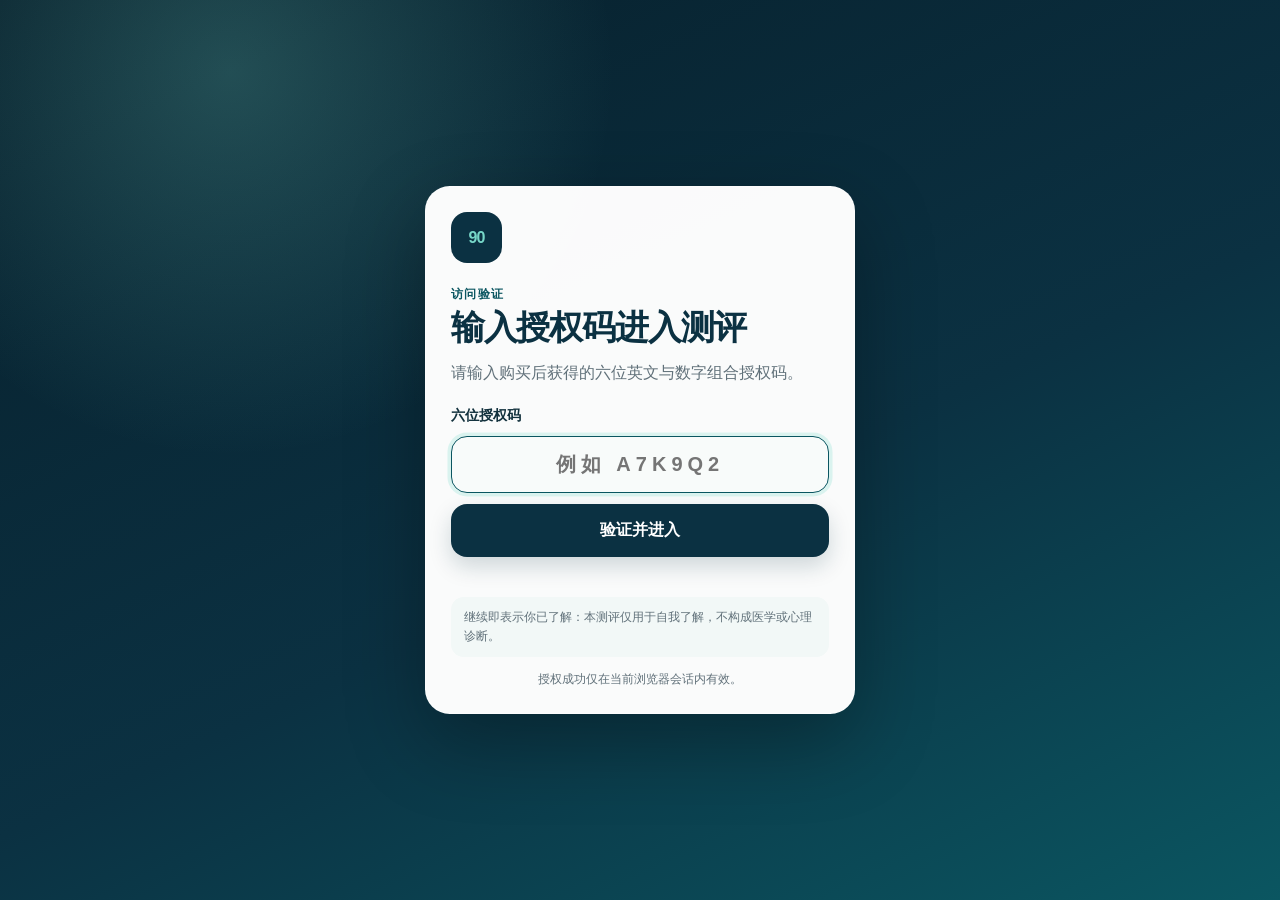
<file: index.html>
<!doctype html>
<html lang="zh-CN">
  <head>
    <meta charset="UTF-8" />
    <meta name="viewport" content="width=device-width, initial-scale=1, viewport-fit=cover" />
    <meta name="theme-color" content="#0b3142" />
    <meta name="description" content="一套面向近期心理困扰的90项原创自评筛查工具。结果仅供自我了解，不构成诊断。" />
    <link rel="icon" type="image/svg+xml" href="data:image/svg+xml,%3Csvg xmlns='http://www.w3.org/2000/svg' viewBox='0 0 64 64'%3E%3Crect width='64' height='64' rx='16' fill='%230b3142'/%3E%3Cpath d='M18 34c0-11 6-18 14-18s14 7 14 18c0 8-6 14-14 14s-14-6-14-14Z' fill='none' stroke='%2377d7c8' stroke-width='5'/%3E%3Cpath d='M24 34h16M32 26v16' stroke='%23fff' stroke-width='4' stroke-linecap='round'/%3E%3C/svg%3E" />
    <title>心理困扰90项自评</title>
    <link rel="stylesheet" href="./styles.css?v=5" />
  </head>
  <body class="is-locked">
    <section id="auth-gate" class="auth-gate" aria-labelledby="auth-title">
      <div class="auth-card">
        <div class="auth-mark" aria-hidden="true">90</div>
        <p class="section-kicker">访问验证</p>
        <h1 id="auth-title">输入授权码进入测评</h1>
        <p class="auth-description">请输入购买后获得的六位英文与数字组合授权码。</p>
        <form id="auth-form" novalidate>
          <label for="auth-code">六位授权码</label>
          <input id="auth-code" name="auth-code" type="text" maxlength="6" minlength="6" pattern="[A-Za-z0-9]{6}" inputmode="text" autocomplete="one-time-code" autocapitalize="characters" spellcheck="false" placeholder="例如 A7K9Q2" aria-describedby="auth-feedback" />
          <button id="auth-submit" class="primary-button" type="submit">验证并进入</button>
          <p id="auth-feedback" class="auth-feedback" role="alert" aria-live="polite"></p>
        </form>
        <p class="auth-disclaimer">继续即表示你已了解：本测评仅用于自我了解，不构成医学或心理诊断。</p>
        <p id="auth-note" class="auth-note">授权成功仅在当前浏览器会话内有效。</p>
      </div>
    </section>

    <main class="app-shell" inert>
      <header class="app-header">
        <div class="brand-mark" aria-hidden="true">90</div>
        <div>
          <p class="eyebrow">近7天状态回顾</p>
          <h1>心理困扰90项自评</h1>
        </div>
      </header>

      <section id="start-view" class="panel start-panel" aria-labelledby="start-title">
        <div class="intro-orbit" aria-hidden="true">
          <span>情绪</span><span>身体</span><span>关系</span><span>思维</span>
          <strong>90</strong>
        </div>
        <p class="section-kicker">开始前请了解</p>
        <h2 id="start-title">按真实感受作答，不必追求“正确答案”</h2>
        <p class="lede">请回顾过去7天，每题选择它给你带来的困扰程度。完成约需12～15分钟。</p>
        <div class="scale-preview" aria-label="评分方式">
          <span><b>0</b>完全没有</span>
          <span><b>1</b>轻微</span>
          <span><b>2</b>中等</span>
          <span><b>3</b>明显</span>
          <span><b>4</b>非常严重</span>
        </div>
        <div class="notice-box">
          <strong>这不是诊断</strong>
          <p>本工具为原创自评筛查，不属于官方SCL‑90‑R。结果仅用于自我了解，不能替代专业心理或精神科评估。</p>
        </div>
        <label class="consent-row">
          <input id="consent" type="checkbox" />
          <span>我已了解以上说明，并愿意根据真实感受作答</span>
        </label>
        <button id="start-button" class="primary-button" type="button" disabled>开始测评</button>
        <p class="privacy-note">所有计算均在当前浏览器内完成，不上传你的答案。</p>
      </section>

      <section id="question-view" class="panel question-panel" hidden aria-live="polite">
        <div class="progress-row">
          <button id="back-button" class="icon-button" type="button" aria-label="返回上一题">←</button>
          <div class="progress-copy">
            <span id="progress-label">第 1 / 90 题</span>
            <div class="progress-track"><div id="progress-fill" class="progress-fill"></div></div>
          </div>
          <button id="exit-button" class="text-button" type="button">退出</button>
        </div>
        <p class="section-kicker">过去7天内</p>
        <h2 id="question-text">遇到不顺心的事情时，我很容易变得烦躁或生气。</h2>
        <div id="options" class="options" role="radiogroup" aria-labelledby="question-text"></div>
        <p class="keyboard-hint">电脑端可按数字键 0～4 快速作答</p>
      </section>

      <section id="result-view" class="result-view" hidden></section>
    </main>
    <div id="support-sheet" class="support-sheet" hidden></div>
    <script src="./config.js?v=1"></script>
    <script src="./app.js?v=6"></script>
  </body>
</html>
</file>
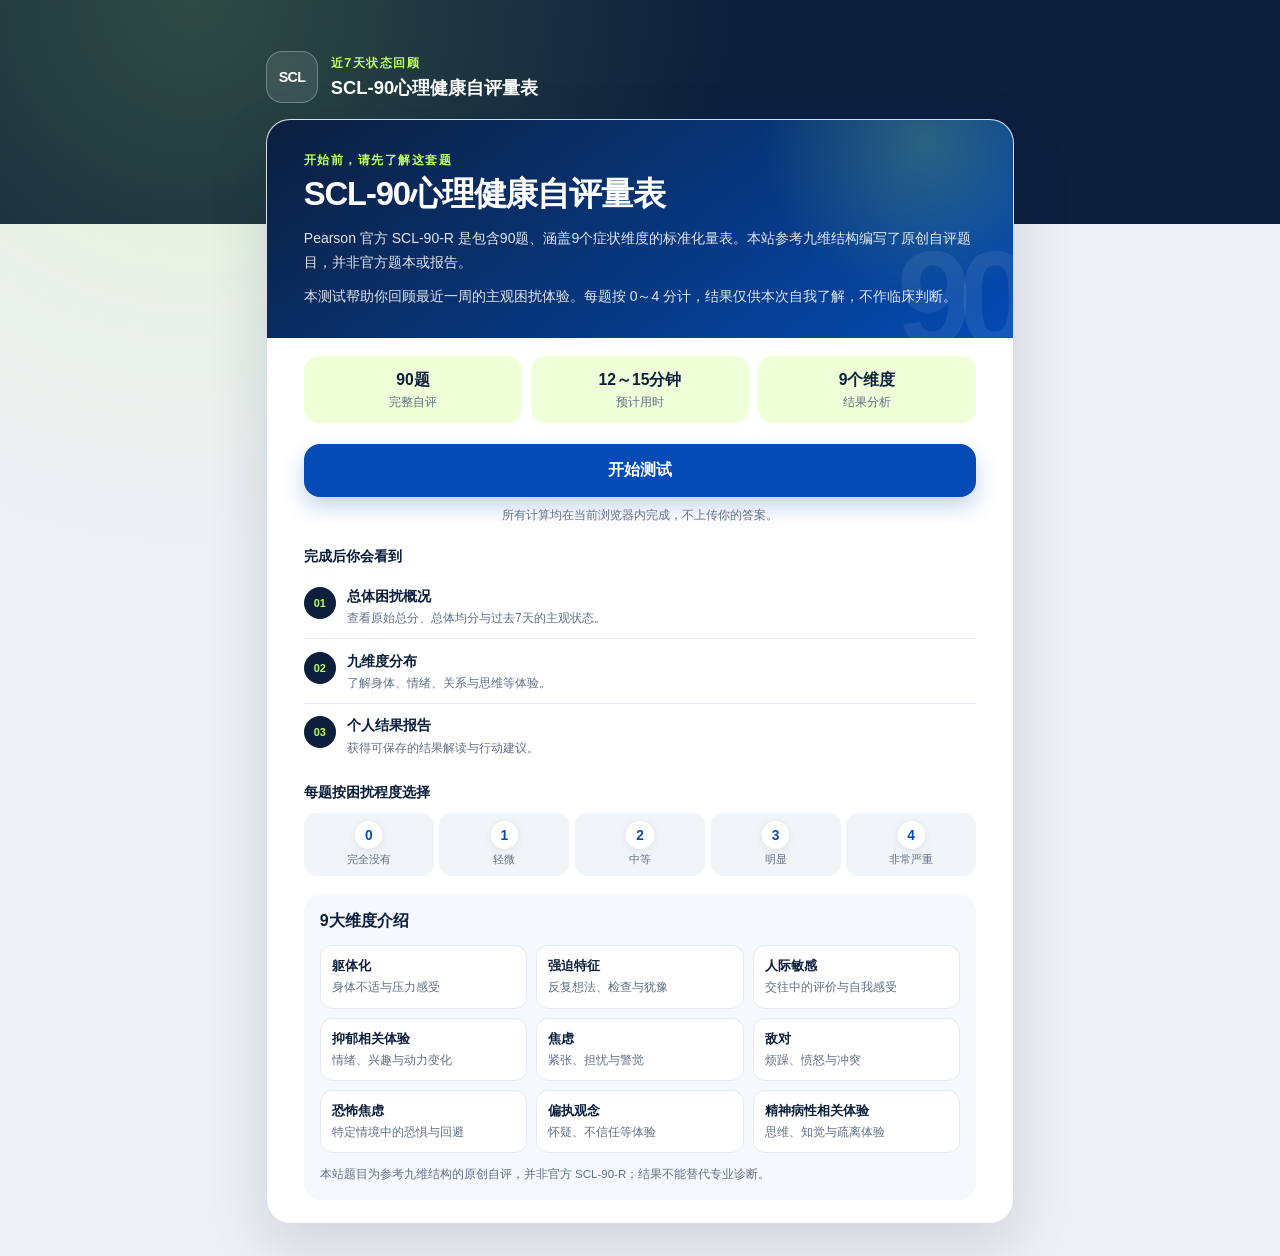
<file: preview/index.html>
<!doctype html>
<html lang="zh-CN">
  <head>
    <meta charset="UTF-8" />
    <meta name="viewport" content="width=device-width, initial-scale=1, viewport-fit=cover" />
    <meta name="theme-color" content="#0c1f3d" />
    <meta name="description" content="一套面向近期心理困扰的90项原创自评筛查工具。结果仅供自我了解，不构成诊断。" />
    <link rel="icon" type="image/svg+xml" href="data:image/svg+xml,%3Csvg xmlns='http://www.w3.org/2000/svg' viewBox='0 0 64 64'%3E%3Crect width='64' height='64' rx='16' fill='%230c1f3d'/%3E%3Cpath d='M18 34c0-11 6-18 14-18s14 7 14 18c0 8-6 14-14 14s-14-6-14-14Z' fill='none' stroke='%23bbff5c' stroke-width='5'/%3E%3Cpath d='M24 34h16M32 26v16' stroke='%23fff' stroke-width='4' stroke-linecap='round'/%3E%3C/svg%3E" />
    <title>SCL-90心理健康自评量表</title>
    <link rel="stylesheet" href="./styles.css?v=14" />
  </head>
  <body>
    <section id="auth-gate" class="auth-gate" aria-labelledby="auth-title" role="dialog" aria-modal="true" hidden>
      <div class="auth-card">
        <button id="auth-close" class="auth-close" type="button" aria-label="关闭授权码弹窗">×</button>
        <div class="auth-mark" aria-hidden="true">SCL</div>
        <p class="section-kicker">访问验证</p>
        <h1 id="auth-title">输入授权码进入测评</h1>
        <p class="auth-description">请输入购买后获得的六位英文与数字组合授权码。</p>
        <form id="auth-form" novalidate>
          <label for="auth-code">六位授权码</label>
          <input id="auth-code" name="auth-code" type="text" maxlength="6" minlength="6" pattern="[A-Za-z0-9]{6}" inputmode="text" autocomplete="one-time-code" autocapitalize="characters" spellcheck="false" placeholder="例如 A7K9Q2" aria-describedby="auth-feedback" />
          <button id="auth-submit" class="primary-button" type="submit">验证并进入</button>
          <p id="auth-feedback" class="auth-feedback" role="alert" aria-live="polite"></p>
        </form>
        <p class="auth-disclaimer">继续即表示你已了解：本测评仅用于自我了解，不构成医学或心理诊断。</p>
        <p id="auth-note" class="auth-note">授权成功仅在当前浏览器会话内有效。</p>
      </div>
    </section>

    <main class="app-shell">
      <header class="app-header">
        <div class="brand-mark" aria-hidden="true">SCL</div>
        <div>
          <p class="eyebrow">近7天状态回顾</p>
          <h1>SCL-90心理健康自评量表</h1>
        </div>
      </header>

      <section id="start-view" class="panel start-panel" aria-labelledby="start-title">
        <div class="intro-hero">
          <p class="section-kicker">开始前，请先了解这套题</p>
          <h2 id="start-title">SCL-90心理健康自评量表</h2>
          <p class="lede">Pearson 官方 SCL-90-R 是包含90题、涵盖9个症状维度的标准化量表。本站参考九维结构编写了原创自评题目，并非官方题本或报告。</p>
          <p class="lede">本测试帮助你回顾最近一周的主观困扰体验。每题按 0～4 分计，结果仅供本次自我了解，不作临床判断。</p>
        </div>
        <div class="intro-meta" aria-label="测评基本信息">
          <div><strong>90题</strong><span>完整自评</span></div>
          <div><strong>12～15分钟</strong><span>预计用时</span></div>
          <div><strong>9个维度</strong><span>结果分析</span></div>
        </div>
        <button id="start-button" class="primary-button" type="button">开始测试</button>
        <p class="privacy-note">所有计算均在当前浏览器内完成，不上传你的答案。</p>
        <div class="intro-benefits">
          <h3>完成后你会看到</h3>
          <ul>
            <li><span>01</span><p><strong>总体困扰概况</strong><small>查看原始总分、总体均分与过去7天的主观状态。</small></p></li>
            <li><span>02</span><p><strong>九维度分布</strong><small>了解身体、情绪、关系与思维等体验。</small></p></li>
            <li><span>03</span><p><strong>个人结果报告</strong><small>获得可保存的结果解读与行动建议。</small></p></li>
          </ul>
        </div>
        <h3 class="scale-title">每题按困扰程度选择</h3>
        <div class="scale-preview" aria-label="评分方式">
          <span><b>0</b>完全没有</span>
          <span><b>1</b>轻微</span>
          <span><b>2</b>中等</span>
          <span><b>3</b>明显</span>
          <span><b>4</b>非常严重</span>
        </div>
        <section class="dimension-overview" aria-labelledby="dimension-overview-title">
          <h3 id="dimension-overview-title">9大维度介绍</h3>
          <div class="dimension-overview-grid">
            <div><strong>躯体化</strong><span>身体不适与压力感受</span></div>
            <div><strong>强迫特征</strong><span>反复想法、检查与犹豫</span></div>
            <div><strong>人际敏感</strong><span>交往中的评价与自我感受</span></div>
            <div><strong>抑郁相关体验</strong><span>情绪、兴趣与动力变化</span></div>
            <div><strong>焦虑</strong><span>紧张、担忧与警觉</span></div>
            <div><strong>敌对</strong><span>烦躁、愤怒与冲突</span></div>
            <div><strong>恐怖焦虑</strong><span>特定情境中的恐惧与回避</span></div>
            <div><strong>偏执观念</strong><span>怀疑、不信任等体验</span></div>
            <div><strong>精神病性相关体验</strong><span>思维、知觉与疏离体验</span></div>
          </div>
          <p class="dimension-overview-note">本站题目为参考九维结构的原创自评，并非官方 SCL-90-R；结果不能替代专业诊断。</p>
        </section>
      </section>

      <section id="question-view" class="panel question-panel" hidden aria-live="polite">
        <div class="progress-row">
          <button id="back-button" class="icon-button" type="button" aria-label="返回上一题">←</button>
          <div class="progress-copy">
            <span id="progress-label">第 1 / 90 题</span>
            <div class="progress-track"><div id="progress-fill" class="progress-fill"></div></div>
          </div>
          <button id="exit-button" class="text-button" type="button">退出</button>
        </div>
        <p class="section-kicker">过去7天内</p>
        <h2 id="question-text">遇到不顺心的事情时，我很容易变得烦躁或生气。</h2>
        <div id="options" class="options" role="radiogroup" aria-labelledby="question-text"></div>
        <p class="keyboard-hint">电脑端可按数字键 0～4 快速作答</p>
      </section>

      <section id="result-view" class="result-view" hidden></section>
    </main>
    <div id="support-sheet" class="support-sheet" hidden></div>
    <script src="./config.js?v=1"></script>
    <script src="./app.js?v=14"></script>
  </body>
</html>
</file>
<file: styles.css>
:root {
  color-scheme: light;
  --ink: #12313d;
  --muted: #61717a;
  --paper: #f7fbfa;
  --panel: #ffffff;
  --line: #d9e7e4;
  --brand: #0b5661;
  --brand-dark: #0b3142;
  --mint: #77d7c8;
  --mint-soft: #def5ef;
  --amber: #f2b84b;
  --danger: #b42338;
  --danger-soft: #fff1f2;
  --shadow: 0 20px 60px rgba(11, 49, 66, 0.11);
  font-family: Inter, ui-sans-serif, -apple-system, BlinkMacSystemFont, "Segoe UI", "PingFang SC", "Hiragino Sans GB", "Microsoft YaHei", sans-serif;
}

* { box-sizing: border-box; }

html { background: var(--brand-dark); }

body {
  margin: 0;
  min-width: 320px;
  min-height: 100vh;
  overflow-x: hidden;
  color: var(--ink);
  background:
    radial-gradient(circle at 15% 0%, rgba(119, 215, 200, .2), transparent 34rem),
    linear-gradient(180deg, var(--brand-dark) 0 14rem, var(--paper) 14rem 100%);
}

body.is-locked { overflow: hidden; }
body.is-locked .app-shell { visibility: hidden; }

.auth-gate {
  position: fixed;
  inset: 0;
  z-index: 100;
  display: grid;
  place-items: center;
  min-height: 100dvh;
  padding: max(1rem, env(safe-area-inset-top)) 1rem max(1rem, env(safe-area-inset-bottom));
  background:
    radial-gradient(circle at 18% 8%, rgba(119, 215, 200, .24), transparent 24rem),
    linear-gradient(155deg, #071f2b, var(--brand-dark) 56%, #0b5661);
}

.auth-gate[hidden] { display: none; }
.auth-card {
  width: min(100%, 430px);
  padding: 1.55rem;
  border: 1px solid rgba(255,255,255,.28);
  border-radius: 1.55rem;
  background: rgba(255,255,255,.98);
  box-shadow: 0 28px 80px rgba(0,0,0,.3);
}
.auth-mark {
  display: grid;
  place-items: center;
  width: 3.2rem;
  height: 3.2rem;
  margin-bottom: 1.4rem;
  border-radius: 1rem;
  background: var(--brand-dark);
  color: var(--mint);
  font-size: 1rem;
  font-weight: 850;
  letter-spacing: -.06em;
}
.auth-card .section-kicker { color: var(--brand); }
.auth-card h1 { margin: .3rem 0 .65rem; color: var(--brand-dark); font-size: clamp(1.6rem, 7vw, 2.1rem); line-height: 1.25; letter-spacing: -.035em; }
.auth-description { margin: 0 0 1.25rem; color: var(--muted); line-height: 1.65; }
.auth-card form { display: grid; gap: .7rem; }
.auth-card label { color: var(--ink); font-size: .9rem; font-weight: 750; }
.auth-card input {
  width: 100%;
  min-height: 3.55rem;
  padding: .7rem 1rem;
  border: 1px solid var(--line);
  border-radius: 1rem;
  outline: none;
  background: #f8fbfa;
  color: var(--brand-dark);
  font-size: 1.25rem;
  font-weight: 800;
  letter-spacing: .25em;
  text-align: center;
  text-transform: uppercase;
}
.auth-card input:focus { border-color: var(--brand); box-shadow: 0 0 0 .22rem rgba(119,215,200,.24); }
.auth-card input[aria-invalid="true"] { border-color: var(--danger); box-shadow: 0 0 0 .22rem rgba(180,35,56,.1); }
.auth-feedback { min-height: 1.35rem; margin: 0; color: var(--danger); font-size: .84rem; line-height: 1.45; text-align: center; }
.auth-feedback.success { color: var(--brand); }
.auth-disclaimer { margin: .45rem 0 0; padding: .7rem .8rem; border-radius: .8rem; background: #f2f8f7; color: var(--muted); font-size: .76rem; line-height: 1.55; }
.auth-note { margin: .8rem 0 0; color: var(--muted); font-size: .76rem; line-height: 1.5; text-align: center; }

button, input { font: inherit; }
button { -webkit-tap-highlight-color: transparent; }

.app-shell {
  width: min(100%, 780px);
  margin: 0 auto;
  padding: max(1.25rem, env(safe-area-inset-top)) 1rem max(2rem, env(safe-area-inset-bottom));
}

.app-header {
  display: flex;
  align-items: center;
  gap: .8rem;
  min-height: 5.25rem;
  color: #fff;
}

.brand-mark {
  display: grid;
  place-items: center;
  width: 2.9rem;
  height: 2.9rem;
  border: 1px solid rgba(255,255,255,.28);
  border-radius: 1rem;
  background: rgba(255,255,255,.1);
  color: var(--mint);
  font-weight: 800;
  letter-spacing: -.06em;
}

.eyebrow, .section-kicker {
  margin: 0 0 .25rem;
  color: var(--mint);
  font-size: .78rem;
  font-weight: 750;
  letter-spacing: .12em;
  text-transform: uppercase;
}

.app-header h1 { margin: 0; font-size: 1.15rem; line-height: 1.2; }

.panel {
  overflow: hidden;
  border: 1px solid rgba(217, 231, 228, .92);
  border-radius: 1.5rem;
  background: rgba(255,255,255,.98);
  box-shadow: var(--shadow);
}

.start-panel { padding: 1.35rem; }

.intro-orbit {
  position: relative;
  display: grid;
  place-items: center;
  width: 12rem;
  height: 9rem;
  margin: -.4rem auto .6rem;
}

.intro-orbit::before {
  content: "";
  position: absolute;
  width: 7rem;
  height: 7rem;
  border: 1px solid var(--line);
  border-radius: 50%;
  box-shadow: 0 0 0 1.1rem rgba(222,245,239,.55);
}

.intro-orbit strong { z-index: 1; color: var(--brand-dark); font-size: 2.5rem; letter-spacing: -.08em; }
.intro-orbit span { position: absolute; padding: .32rem .55rem; border-radius: 999px; background: var(--mint-soft); color: var(--brand); font-size: .75rem; font-weight: 700; }
.intro-orbit span:nth-child(1) { top: .2rem; left: 1.2rem; }
.intro-orbit span:nth-child(2) { top: .9rem; right: .1rem; }
.intro-orbit span:nth-child(3) { bottom: .35rem; left: .1rem; }
.intro-orbit span:nth-child(4) { right: 1rem; bottom: .1rem; }

.start-panel h2, .question-panel h2 {
  margin: .25rem 0 .75rem;
  color: var(--brand-dark);
  font-size: clamp(1.5rem, 6vw, 2.15rem);
  line-height: 1.28;
  letter-spacing: -.035em;
}

.lede { margin: 0 0 1.2rem; color: var(--muted); font-size: 1rem; line-height: 1.75; }

.scale-preview { display: grid; grid-template-columns: repeat(5, minmax(0, 1fr)); gap: .35rem; margin: 1rem 0; }
.scale-preview span { display: grid; gap: .3rem; justify-items: center; padding: .55rem .2rem; border-radius: .8rem; background: #f2f8f7; color: var(--muted); font-size: .68rem; text-align: center; }
.scale-preview b { display: grid; place-items: center; width: 1.7rem; height: 1.7rem; border-radius: 50%; background: #fff; color: var(--brand); font-size: .86rem; box-shadow: 0 2px 8px rgba(11,49,66,.08); }

.notice-box { margin: 1.1rem 0; padding: .9rem 1rem; border-left: .24rem solid var(--amber); border-radius: .2rem .9rem .9rem .2rem; background: #fff9e9; }
.notice-box strong { color: #7a4b00; }
.notice-box p { margin: .35rem 0 0; color: #655c4d; font-size: .88rem; line-height: 1.65; }

.consent-row { display: flex; align-items: flex-start; gap: .65rem; margin: 1rem 0; color: var(--ink); font-size: .92rem; line-height: 1.55; }
.consent-row input { width: 1.2rem; height: 1.2rem; margin-top: .1rem; accent-color: var(--brand); }

.primary-button {
  width: 100%;
  min-height: 3.3rem;
  border: 0;
  border-radius: 1rem;
  background: var(--brand-dark);
  color: #fff;
  font-weight: 760;
  cursor: pointer;
  box-shadow: 0 .6rem 1.4rem rgba(11,49,66,.18);
}
.primary-button:disabled { cursor: not-allowed; opacity: .38; box-shadow: none; }
.primary-button:not(:disabled):active { transform: translateY(1px); }
.privacy-note { margin: .8rem 0 0; color: var(--muted); font-size: .78rem; text-align: center; }

.question-panel { min-height: min(680px, calc(100vh - 7.5rem)); padding: 1.1rem; }
.progress-row { display: grid; grid-template-columns: 2.8rem 1fr 2.8rem; align-items: center; gap: .7rem; margin-bottom: 3rem; }
.progress-copy { display: grid; gap: .45rem; color: var(--muted); font-size: .8rem; text-align: center; }
.progress-track { overflow: hidden; height: .38rem; border-radius: 999px; background: #e9f1ef; }
.progress-fill { width: 1.1%; height: 100%; border-radius: inherit; background: linear-gradient(90deg, var(--mint), var(--brand)); transition: width .3s ease; }
.icon-button, .text-button { min-width: 2.65rem; min-height: 2.65rem; border: 0; border-radius: .8rem; background: #f0f6f5; color: var(--brand-dark); cursor: pointer; }
.text-button { background: transparent; color: var(--muted); font-size: .78rem; }
.question-panel .section-kicker { color: var(--brand); }

.options { display: grid; gap: .65rem; margin-top: 2rem; }
.option-button { display: flex; align-items: center; justify-content: space-between; width: 100%; min-height: 3.8rem; padding: .65rem .8rem .65rem 1rem; border: 1px solid var(--line); border-radius: 1rem; background: #fff; color: var(--ink); text-align: left; cursor: pointer; transition: border-color .16s, background .16s, transform .16s; }
.option-button:hover, .option-button:focus-visible { border-color: var(--mint); background: #f4fbf9; outline: none; }
.option-button:active { transform: scale(.99); }
.option-button.selected { border-color: var(--brand); background: var(--mint-soft); }
.option-score { display: grid; place-items: center; flex: 0 0 2rem; width: 2rem; height: 2rem; border-radius: 50%; background: #eef5f3; color: var(--brand); font-weight: 800; }
.option-button.selected .option-score { background: var(--brand); color: #fff; }
.keyboard-hint { margin: 1rem 0 0; color: var(--muted); font-size: .75rem; text-align: center; }

.result-view { display: grid; gap: 1rem; }
.result-card { padding: 1.2rem; border: 1px solid var(--line); border-radius: 1.35rem; background: var(--panel); box-shadow: 0 10px 35px rgba(11,49,66,.07); }
.risk-card { border-color: #ffc9cf; background: var(--danger-soft); }
.risk-card .section-kicker { color: var(--danger); }
.risk-card h2, .result-card h2 { margin: .2rem 0 .65rem; color: var(--brand-dark); font-size: 1.35rem; line-height: 1.35; }
.risk-card p, .result-card > p, .dimension-card > p { color: var(--muted); line-height: 1.72; }
.result-hero { overflow: hidden; position: relative; background: linear-gradient(145deg, #ffffff 35%, #e9f8f4); }
.result-hero::after { content: "90"; position: absolute; right: -1rem; top: -.4rem; color: rgba(11,86,97,.055); font-size: 9rem; font-weight: 900; letter-spacing: -.09em; pointer-events: none; }
.report-meta { position: relative; z-index: 1; display: flex; align-items: flex-start; justify-content: space-between; gap: 1rem; }
.report-meta > span { color: var(--muted); font-size: .72rem; font-weight: 650; white-space: nowrap; }
.result-intro { position: relative; z-index: 1; }
.metric-grid { position: relative; z-index: 1; display: grid; grid-template-columns: repeat(3, 1fr); gap: .55rem; margin: 1.15rem 0; }
.metric-grid div { display: grid; gap: .22rem; min-width: 0; padding: .8rem .55rem; border: 1px solid rgba(11,86,97,.1); border-radius: 1rem; background: rgba(255,255,255,.78); }
.metric-grid span { color: var(--brand); font-size: .72rem; font-weight: 800; letter-spacing: .08em; }
.metric-grid strong { color: var(--brand-dark); font-size: 1.65rem; line-height: 1; }
.metric-grid small { overflow-wrap: anywhere; color: var(--muted); font-size: .65rem; line-height: 1.35; }
.no-norm-note { position: relative; z-index: 1; padding: .85rem 1rem; border-radius: .9rem; background: #f4f8f7; }
.no-norm-note strong { color: var(--brand-dark); font-size: .88rem; }
.no-norm-note p { margin: .3rem 0 0; color: var(--muted); font-size: .82rem; line-height: 1.55; }
.section-heading { display: flex; align-items: flex-start; justify-content: space-between; gap: 1rem; }
.range-key { flex: 0 0 auto; padding: .35rem .58rem; border-radius: 999px; background: var(--mint-soft); color: var(--brand); font-size: .72rem; font-weight: 800; }
.radar-card > p, .action-card > p { margin: .1rem 0 0; font-size: .86rem; }
.radar-layout { display: grid; gap: .6rem; margin-top: .8rem; }
.radar-frame { display: grid; place-items: center; min-width: 0; border-radius: 1rem; background: #f7fbfa; }
.radar-chart { display: block; width: min(100%, 400px); height: auto; overflow: visible; }
.radar-grid polygon, .radar-grid line { fill: none; stroke: #d2e3df; stroke-width: 1; vector-effect: non-scaling-stroke; }
.radar-area { fill: rgba(11,86,97,.18); stroke: var(--brand); stroke-width: 2.4; vector-effect: non-scaling-stroke; }
.radar-dots circle { fill: var(--brand); stroke: #fff; stroke-width: 1.5; vector-effect: non-scaling-stroke; }
.radar-labels { fill: #425d66; font-size: 11px; font-weight: 720; }
.radar-scale { fill: #819096; font-size: 9px; }
.radar-summary { padding: .85rem 0 0; }
.radar-summary > span { color: var(--brand); font-size: .72rem; font-weight: 800; letter-spacing: .1em; }
.top-dimension-list { display: grid; gap: .1rem; margin-top: .45rem; }
.top-dimension-list article { display: grid; grid-template-columns: 2.1rem minmax(0, 1fr) auto; gap: .65rem; align-items: start; padding: .75rem 0; border-bottom: 1px solid #edf2f1; }
.top-dimension-list article:last-child { border-bottom: 0; }
.top-rank { padding-top: .15rem; color: var(--mint); font-size: .76rem; font-weight: 850; letter-spacing: .04em; }
.top-dimension-list h3 { margin: 0; color: var(--brand-dark); font-size: .92rem; }
.top-dimension-list p { display: -webkit-box; overflow: hidden; margin: .28rem 0 0; color: var(--muted); font-size: .76rem; line-height: 1.5; -webkit-box-orient: vertical; -webkit-line-clamp: 2; }
.top-dimension-list article > strong { color: var(--brand-dark); font-size: 1.05rem; white-space: nowrap; }
.top-dimension-list article > strong small { color: var(--muted); font-size: .64rem; font-weight: 600; }
.empty-insight { color: var(--muted); font-size: .84rem; line-height: 1.65; }
.score-table-wrap { overflow: hidden; margin-top: .9rem; border: 1px solid #e2ece9; border-radius: 1rem; }
.score-table { width: 100%; table-layout: fixed; border-collapse: collapse; font-size: .76rem; }
.score-table th, .score-table td { padding: .72rem .55rem; border-bottom: 1px solid #edf2f1; text-align: left; }
.score-table th { background: #f2f8f7; color: var(--muted); font-size: .68rem; font-weight: 760; letter-spacing: .04em; }
.score-table tr:last-child td { border-bottom: 0; }
.score-table td:first-child { color: #93a1a6; font-weight: 750; }
.score-table td:nth-child(2) { overflow-wrap: anywhere; color: var(--ink); font-weight: 680; }
.score-table td:nth-child(3) { color: var(--muted); white-space: nowrap; }
.score-table td:nth-child(3) strong { color: var(--brand-dark); }
.score-table td:last-child { text-align: right; }
.score-table td:last-child span { display: inline-block; padding: .25rem .42rem; border-radius: .4rem; background: #fff3d3; color: #78500a; font-size: .66rem; font-weight: 760; white-space: nowrap; }
.dimension-list { display: grid; gap: .8rem; margin-top: 1rem; }
.dimension-card { padding: 1rem; border: 1px solid #e2ece9; border-radius: 1rem; background: #fbfdfc; }
.dimension-heading { display: flex; align-items: flex-start; justify-content: space-between; gap: .8rem; }
.dimension-heading > div:first-child { display: flex; align-items: center; gap: .55rem; min-width: 0; }
.dimension-heading h3 { margin: 0; color: var(--brand-dark); font-size: 1rem; }
.dimension-code { flex: 0 0 auto; padding: .28rem .42rem; border-radius: .45rem; background: #eaf3f1; color: var(--brand); font-size: .68rem; font-weight: 850; }
.dimension-score { flex: 0 0 auto; display: flex; align-items: baseline; gap: .15rem; color: var(--muted); }
.dimension-score strong { color: var(--brand-dark); font-size: 1.22rem; }
.dimension-score span { font-size: .72rem; }
.score-track { overflow: hidden; height: .55rem; margin: .75rem 0; border-radius: 999px; background: #e9f1ef; }
.score-track span { display: block; height: 100%; border-radius: inherit; transition: width .5s ease; }
.dimension-card > p { margin: .65rem 0 0; font-size: .84rem; }
.relative-flag { display: inline-block; margin: 0 !important; padding: .28rem .5rem; border-radius: .45rem; background: #fff3d3; color: #78500a !important; font-size: .7rem !important; font-weight: 750; }
.action-card { background: #f4faf8; }
.recommendation-list { display: grid; gap: .25rem; margin: 1rem 0 0; padding: 0; list-style: none; }
.recommendation-list li { display: grid; grid-template-columns: 2.35rem minmax(0, 1fr); gap: .8rem; padding: 1rem 0; border-bottom: 1px solid #dfece8; }
.recommendation-list li:last-child { border-bottom: 0; }
.recommendation-list li > span { display: grid; place-items: center; align-self: start; width: 2.35rem; height: 2.35rem; border-radius: 50%; background: var(--brand-dark); color: var(--mint); font-size: .7rem; font-weight: 850; letter-spacing: .04em; }
.recommendation-list strong { color: var(--brand-dark); font-size: .95rem; }
.recommendation-list p { margin: .35rem 0; color: var(--muted); font-size: .84rem; line-height: 1.65; }
.recommendation-list small { color: var(--brand); font-size: .7rem; font-weight: 720; }
.trend-card { background: #fcfdfd; }
.trend-grid { display: grid; gap: .55rem; margin-top: .9rem; }
.trend-grid div { display: flex; align-items: center; justify-content: space-between; gap: 1rem; padding: .8rem .85rem; border: 1px solid #e2ece9; border-radius: .8rem; background: #fff; }
.trend-grid span { color: var(--muted); font-size: .8rem; }
.trend-grid strong { color: var(--brand-dark); font-size: .83rem; text-align: right; }
.trend-note { margin: .8rem 0 0 !important; color: var(--muted); font-size: .74rem !important; line-height: 1.55 !important; }
.additional-list { display: grid; gap: .15rem; margin-top: .7rem; }
.additional-list div { display: flex; justify-content: space-between; gap: 1rem; padding: .75rem 0; border-bottom: 1px solid #edf2f1; }
.additional-list div:last-child { border-bottom: 0; }
.additional-list span { color: var(--ink); }
.additional-list strong { color: var(--muted); font-size: .82rem; text-align: right; }
.guidance-card { border-color: rgba(119,215,200,.6); }
.secondary-button { width: 100%; min-height: 3.2rem; margin-top: .5rem; border: 1px solid var(--brand); border-radius: 1rem; background: transparent; color: var(--brand); font-weight: 780; cursor: pointer; }
.secondary-button:disabled { cursor: default; border-color: var(--line); background: #f2f6f5; color: var(--muted); }
.report-actions { display: grid; gap: .55rem; margin-top: 1.1rem; }
.report-actions .secondary-button { margin-top: 0; }
.history-feedback { margin: .75rem 0 0 !important; color: var(--muted); font-size: .74rem !important; line-height: 1.55 !important; text-align: center; }
.clear-history-button { display: block; min-height: 2.75rem; margin: .2rem auto .35rem; padding: .4rem .8rem; border: 0; background: transparent; color: #7b6668; font-size: .74rem; text-decoration: underline; text-underline-offset: .18rem; cursor: pointer; }
.guidance-card > #restart-button { margin-top: 1rem; border-color: var(--line); color: var(--muted); }

.support-sheet[hidden] { display: none; }
.support-sheet { position: fixed; inset: 0; z-index: 50; display: grid; align-items: end; }
.sheet-backdrop { position: absolute; inset: 0; background: rgba(4,23,32,.68); backdrop-filter: blur(6px); }
.sheet-card { position: relative; z-index: 1; width: min(100%, 620px); max-height: 92vh; margin: 0 auto; overflow-y: auto; padding: 1.4rem 1.2rem max(1.3rem, env(safe-area-inset-bottom)); border-radius: 1.5rem 1.5rem 0 0; background: #fff; box-shadow: 0 -20px 60px rgba(0,0,0,.2); }
.sheet-card .section-kicker { color: var(--danger); }
.sheet-card h2 { margin: .25rem 0 .65rem; color: var(--brand-dark); font-size: 1.5rem; }
.sheet-card > p { color: var(--muted); line-height: 1.65; }
.report-preview-sheet { display: grid; gap: .8rem; }
.report-preview-sheet h2, .report-preview-sheet > p { margin: 0; }
.report-preview-sheet .section-kicker { color: var(--brand); }
.report-preview-image { display: block; width: min(100%, 360px); max-height: 52vh; margin: .25rem auto; border: 1px solid var(--line); border-radius: .75rem; object-fit: contain; background: var(--paper); box-shadow: 0 8px 28px rgba(11,49,66,.12); }
.report-download-link { display: grid; place-items: center; min-height: 3.3rem; text-decoration: none; }
.report-preview-sheet .secondary-button { margin-top: 0; }
.support-icon { display: grid; place-items: center; width: 2.7rem; height: 2.7rem; margin-bottom: 1rem; border-radius: 50%; background: var(--danger-soft); color: var(--danger); font-size: 1.45rem; font-weight: 850; }
.support-actions { margin: 1rem 0; padding: .9rem 1rem; border-radius: 1rem; background: #fff5f5; color: #5d3035; font-size: .88rem; line-height: 1.62; }
.support-actions ol { margin: .55rem 0 0; padding-left: 1.2rem; }
.support-actions li + li { margin-top: .35rem; }

@media (min-width: 700px) {
  .app-shell { padding-top: 2.2rem; }
  .start-panel { padding: 2rem 2.3rem; }
  .question-panel { padding: 1.5rem 2rem; }
  .options { grid-template-columns: 1fr 1fr; }
  .option-button:last-child { grid-column: 1 / -1; }
  .result-card { padding: 1.6rem; }
  .radar-layout { grid-template-columns: minmax(0, 1.05fr) minmax(17rem, .95fr); align-items: center; }
  .radar-summary { padding: 0; }
  .trend-grid { grid-template-columns: repeat(3, 1fr); }
  .trend-grid div { display: grid; align-content: start; }
  .report-actions { grid-template-columns: repeat(3, 1fr); }
  .dimension-list { grid-template-columns: 1fr 1fr; }
  .dimension-card:last-child { grid-column: 1 / -1; }
  .sheet-card { margin-bottom: 3vh; border-radius: 1.5rem; }
}

@media (max-width: 430px) {
  .auth-card { padding: 1.3rem; border-radius: 1.35rem; }
  .app-shell { padding-inline: .72rem; }
  .app-header { min-height: 4.6rem; }
  .start-panel { border-radius: 1.3rem; }
  .question-panel { min-height: calc(100vh - 6.4rem); }
  .keyboard-hint { display: none; }
  .metric-grid { gap: .38rem; }
  .metric-grid div { padding-inline: .42rem; }
  .radar-card { padding-inline: .75rem; }
  .radar-card > .section-heading, .radar-card > p { margin-inline: .45rem; }
  .score-table th, .score-table td { padding-inline: .38rem; }
  .score-table th:first-child, .score-table td:first-child { width: 2rem; }
  .score-table th:last-child, .score-table td:last-child { width: 5.15rem; }
}

@media print {
  @page { margin: 12mm; }
  html, body { background: #fff !important; }
  body { color: #111; }
  .app-shell { width: 100%; max-width: none; padding: 0; }
  .app-header, .report-actions, .history-feedback, .clear-history-button, #restart-button { display: none !important; }
  .result-view { gap: .5rem; }
  .result-card { break-inside: avoid; box-shadow: none; }
  .radar-chart { max-width: 340px; }
  .dimension-list { grid-template-columns: 1fr 1fr; }
  .dimension-card { break-inside: avoid; }
}

@media (prefers-reduced-motion: reduce) {
  *, *::before, *::after { scroll-behavior: auto !important; transition-duration: .01ms !important; }
}
</file>
<file: preview/styles.css>
:root {
  color-scheme: light;
  --ink: #0c1f3d;
  --muted: #627087;
  --paper: #edf0f5;
  --panel: #ffffff;
  --line: #d5dce8;
  --brand: #044bb5;
  --brand-dark: #0c1f3d;
  --mint: #bbff5c;
  --mint-soft: #efffd8;
  --amber: #f2b84b;
  --danger: #b42338;
  --danger-soft: #fff1f2;
  --shadow: 0 20px 60px rgba(12, 31, 61, 0.14);
  font-family: Inter, ui-sans-serif, -apple-system, BlinkMacSystemFont, "Segoe UI", "PingFang SC", "Hiragino Sans GB", "Microsoft YaHei", sans-serif;
}

* { box-sizing: border-box; }

html { background: var(--brand-dark); }

body {
  margin: 0;
  min-width: 320px;
  min-height: 100vh;
  overflow-x: hidden;
  color: var(--ink);
  background:
    radial-gradient(circle at 15% 0%, rgba(187, 255, 92, .2), transparent 34rem),
    linear-gradient(180deg, var(--brand-dark) 0 14rem, var(--paper) 14rem 100%);
}

body.auth-open { overflow: hidden; }

.auth-gate {
  position: fixed;
  inset: 0;
  z-index: 100;
  display: grid;
  place-items: center;
  min-height: 100dvh;
  padding: max(1rem, env(safe-area-inset-top)) 1rem max(1rem, env(safe-area-inset-bottom));
  background: rgba(7, 18, 34, .76);
  backdrop-filter: blur(10px);
}

.auth-gate[hidden] { display: none; }
.auth-card {
  position: relative;
  width: min(100%, 430px);
  padding: 1.55rem;
  border: 1px solid rgba(255,255,255,.28);
  border-radius: 1.55rem;
  background: rgba(255,255,255,.98);
  box-shadow: 0 28px 80px rgba(4, 15, 32, .38);
}
.auth-close {
  position: absolute;
  top: .85rem;
  right: .85rem;
  display: grid;
  place-items: center;
  width: 2.5rem;
  height: 2.5rem;
  border: 0;
  border-radius: 50%;
  background: var(--paper);
  color: var(--muted);
  font-size: 1.5rem;
  line-height: 1;
  cursor: pointer;
}
.auth-mark {
  display: grid;
  place-items: center;
  width: 3.2rem;
  height: 3.2rem;
  margin-bottom: 1.4rem;
  border-radius: 1rem;
  background: var(--brand-dark);
  color: var(--mint);
  font-size: 1rem;
  font-weight: 850;
  letter-spacing: -.06em;
}
.auth-card .section-kicker { color: var(--brand); }
.auth-card h1 { margin: .3rem 0 .65rem; color: var(--brand-dark); font-size: clamp(1.6rem, 7vw, 2.1rem); line-height: 1.25; letter-spacing: -.035em; }
.auth-description { margin: 0 0 1.25rem; color: var(--muted); line-height: 1.65; }
.auth-card form { display: grid; gap: .7rem; }
.auth-card label { color: var(--ink); font-size: .9rem; font-weight: 750; }
.auth-card input {
  width: 100%;
  min-height: 3.55rem;
  padding: .7rem 1rem;
  border: 1px solid var(--line);
  border-radius: 1rem;
  outline: none;
  background: #f7f9fc;
  color: var(--brand-dark);
  font-size: 1.25rem;
  font-weight: 800;
  letter-spacing: .25em;
  text-align: center;
  text-transform: uppercase;
}
.auth-card input:focus { border-color: var(--brand); box-shadow: 0 0 0 .22rem rgba(187,255,92,.34); }
.auth-card input[aria-invalid="true"] { border-color: var(--danger); box-shadow: 0 0 0 .22rem rgba(180,35,56,.1); }
.auth-feedback { min-height: 1.35rem; margin: 0; color: var(--danger); font-size: .84rem; line-height: 1.45; text-align: center; }
.auth-feedback.success { color: var(--brand); }
.auth-disclaimer { margin: .45rem 0 0; padding: .7rem .8rem; border-radius: .8rem; background: #f1f4f8; color: var(--muted); font-size: .76rem; line-height: 1.55; }
.auth-note { margin: .8rem 0 0; color: var(--muted); font-size: .76rem; line-height: 1.5; text-align: center; }

button, input { font: inherit; }
button { -webkit-tap-highlight-color: transparent; }

.app-shell {
  width: min(100%, 780px);
  margin: 0 auto;
  padding: max(1.25rem, env(safe-area-inset-top)) 1rem max(2rem, env(safe-area-inset-bottom));
}

.app-header {
  display: flex;
  align-items: center;
  gap: .8rem;
  min-height: 5.25rem;
  color: #fff;
}

.brand-mark {
  display: grid;
  place-items: center;
  flex: 0 0 3.25rem;
  width: 3.25rem;
  height: 3.25rem;
  border: 1px solid rgba(255,255,255,.28);
  border-radius: 1rem;
  background: rgba(255,255,255,.1);
  color: #fff;
  font-size: .9rem;
  font-weight: 850;
  letter-spacing: -.05em;
}

.eyebrow, .section-kicker {
  margin: 0 0 .25rem;
  color: var(--mint);
  font-size: .78rem;
  font-weight: 750;
  letter-spacing: .12em;
  text-transform: uppercase;
}

.app-header h1 { margin: 0; font-size: clamp(.95rem, 3.7vw, 1.15rem); line-height: 1.3; white-space: nowrap; }

.panel {
  overflow: hidden;
  border: 1px solid rgba(213, 220, 232, .94);
  border-radius: 1.5rem;
  background: rgba(255,255,255,.98);
  box-shadow: var(--shadow);
}

.start-panel { padding: 0; }

.intro-hero {
  position: relative;
  overflow: hidden;
  padding: 1.65rem 1.35rem 1.5rem;
  background:
    radial-gradient(circle at 88% 10%, rgba(187,255,92,.2), transparent 10rem),
    linear-gradient(145deg, var(--brand-dark), var(--brand));
}

.intro-hero::after {
  content: "90";
  position: absolute;
  right: -.4rem;
  bottom: -2.35rem;
  color: rgba(255,255,255,.08);
  font-size: 8.4rem;
  font-weight: 900;
  letter-spacing: -.1em;
  pointer-events: none;
}

.intro-hero .section-kicker { color: var(--mint); }
.start-panel .intro-hero h2 { position: relative; z-index: 1; max-width: none; color: #fff; font-size: clamp(1.05rem, 4.8vw, 2.05rem); white-space: nowrap; }
.intro-hero .lede { position: relative; z-index: 1; max-width: 42rem; margin-bottom: 0; color: rgba(255,255,255,.88); font-size: .875rem; line-height: 1.7; }
.intro-hero .lede + .lede { margin-top: .65rem; }

.intro-meta {
  display: grid;
  grid-template-columns: repeat(3, minmax(0, 1fr));
  gap: .55rem;
  margin: 1.15rem 1.35rem;
}

.intro-meta div {
  display: grid;
  gap: .25rem;
  min-width: 0;
  padding: .85rem .55rem;
  border-radius: .9rem;
  background: var(--mint-soft);
  text-align: center;
}

.intro-meta strong { color: var(--brand-dark); font-size: .98rem; }
.intro-meta span { color: var(--muted); font-size: .72rem; }

.intro-benefits { margin: 0 1.35rem 1rem; }
.intro-benefits h3, .scale-title { margin: 0 0 .65rem; color: var(--brand-dark); font-size: .9rem; }
.intro-benefits ul { display: grid; gap: .15rem; margin: 0; padding: 0; list-style: none; }
.intro-benefits li { display: grid; grid-template-columns: 2rem minmax(0, 1fr); gap: .7rem; align-items: start; padding: .65rem 0; border-bottom: 1px solid #e4e9f0; }
.intro-benefits li:last-child { border-bottom: 0; }
.intro-benefits li > span { display: grid; place-items: center; width: 2rem; height: 2rem; border-radius: 50%; background: var(--brand-dark); color: var(--mint); font-size: .68rem; font-weight: 800; }
.intro-benefits p { display: grid; gap: .2rem; margin: 0; }
.intro-benefits strong { color: var(--ink); font-size: .9rem; }
.intro-benefits small { color: var(--muted); font-size: .76rem; line-height: 1.5; }
.scale-title { margin: .2rem 1.35rem .65rem; }

.intro-orbit {
  position: relative;
  display: grid;
  place-items: center;
  width: 12rem;
  height: 9rem;
  margin: -.4rem auto .6rem;
}

.intro-orbit::before {
  content: "";
  position: absolute;
  width: 7rem;
  height: 7rem;
  border: 1px solid var(--line);
  border-radius: 50%;
  box-shadow: 0 0 0 1.1rem rgba(187,255,92,.2);
}

.intro-orbit strong { z-index: 1; color: var(--brand-dark); font-size: 2.5rem; letter-spacing: -.08em; }
.intro-orbit span { position: absolute; padding: .32rem .55rem; border-radius: 999px; background: var(--mint-soft); color: var(--brand); font-size: .75rem; font-weight: 700; }
.intro-orbit span:nth-child(1) { top: .2rem; left: 1.2rem; }
.intro-orbit span:nth-child(2) { top: .9rem; right: .1rem; }
.intro-orbit span:nth-child(3) { bottom: .35rem; left: .1rem; }
.intro-orbit span:nth-child(4) { right: 1rem; bottom: .1rem; }

.start-panel h2, .question-panel h2 {
  margin: .25rem 0 .75rem;
  color: var(--brand-dark);
  font-size: clamp(1.5rem, 6vw, 2.15rem);
  line-height: 1.28;
  letter-spacing: -.035em;
}

.lede { margin: 0 0 1.2rem; color: var(--muted); font-size: 1rem; line-height: 1.75; }

.scale-preview { display: grid; grid-template-columns: repeat(5, minmax(0, 1fr)); gap: .35rem; margin: 0 1.35rem 1rem; }
.scale-preview span { display: grid; gap: .3rem; justify-items: center; padding: .55rem .2rem; border-radius: .8rem; background: #f1f4f8; color: var(--muted); font-size: .68rem; text-align: center; }
.scale-preview b { display: grid; place-items: center; width: 1.7rem; height: 1.7rem; border-radius: 50%; background: #fff; color: var(--brand); font-size: .86rem; box-shadow: 0 2px 8px rgba(12,31,61,.08); }

.dimension-overview { margin: 1.2rem 1.35rem 1.45rem; padding: 1rem; border-radius: 1rem; background: #f5f8fc; }
.dimension-overview h3 { margin: 0 0 .8rem; color: var(--brand-dark); font-size: 1rem; }
.dimension-overview-grid { display: grid; grid-template-columns: repeat(2, minmax(0, 1fr)); gap: .55rem; }
.dimension-overview-grid div { display: grid; align-content: start; gap: .25rem; min-width: 0; padding: .7rem; border: 1px solid #e3eaf3; border-radius: .75rem; background: #fff; }
.dimension-overview-grid strong { color: var(--brand-dark); font-size: .83rem; }
.dimension-overview-grid span { color: var(--muted); font-size: .74rem; line-height: 1.45; }
.dimension-overview-note { margin: .8rem 0 0; color: var(--muted); font-size: .72rem; line-height: 1.55; }

.primary-button {
  width: 100%;
  min-height: 3.3rem;
  border: 0;
  border-radius: 1rem;
  background: var(--brand);
  color: #fff;
  font-weight: 760;
  cursor: pointer;
  box-shadow: 0 .6rem 1.4rem rgba(4,75,181,.24);
}
.start-panel > .primary-button { width: calc(100% - 2.7rem); margin: .15rem 1.35rem 0; }
.primary-button:disabled { cursor: not-allowed; opacity: .38; box-shadow: none; }
.primary-button:not(:disabled):active { transform: translateY(1px); }
.privacy-note { margin: .65rem 1.35rem 1.45rem; color: var(--muted); font-size: .78rem; text-align: center; }

.question-panel { min-height: min(680px, calc(100vh - 7.5rem)); padding: 1.1rem; }
.progress-row { display: grid; grid-template-columns: 2.8rem 1fr 2.8rem; align-items: center; gap: .7rem; margin-bottom: 3rem; }
.progress-copy { display: grid; gap: .45rem; color: var(--muted); font-size: .8rem; text-align: center; }
.progress-track { overflow: hidden; height: .38rem; border-radius: 999px; background: #dce4ef; }
.progress-fill { width: 1.1%; height: 100%; border-radius: inherit; background: linear-gradient(90deg, var(--mint), var(--brand)); transition: width .3s ease; }
.icon-button, .text-button { min-width: 2.65rem; min-height: 2.65rem; border: 0; border-radius: .8rem; background: #edf0f5; color: var(--brand-dark); cursor: pointer; }
.text-button { background: transparent; color: var(--muted); font-size: .78rem; }
.question-panel .section-kicker { color: var(--brand); }

.options { display: grid; gap: .65rem; margin-top: 2rem; }
.option-button { display: flex; align-items: center; justify-content: space-between; width: 100%; min-height: 3.8rem; padding: .65rem .8rem .65rem 1rem; border: 1px solid var(--line); border-radius: 1rem; background: #fff; color: var(--ink); text-align: left; cursor: pointer; transition: border-color .16s, background .16s, transform .16s; }
.option-button:hover, .option-button:focus-visible { border-color: var(--mint); background: #f7ffeb; outline: none; }
.option-button:active { transform: scale(.99); }
.option-button.selected { border-color: var(--brand); background: var(--mint-soft); }
.option-score { display: grid; place-items: center; flex: 0 0 2rem; width: 2rem; height: 2rem; border-radius: 50%; background: #edf0f5; color: var(--brand); font-weight: 800; }
.option-button.selected .option-score { background: var(--brand); color: #fff; }
.keyboard-hint { margin: 1rem 0 0; color: var(--muted); font-size: .75rem; text-align: center; }

.result-view { display: grid; gap: 1rem; }
.result-card { padding: 1.2rem; border: 1px solid var(--line); border-radius: 1.35rem; background: var(--panel); box-shadow: 0 10px 35px rgba(12,31,61,.08); }
.risk-card { border-color: #ffc9cf; background: var(--danger-soft); }
.risk-card .section-kicker { color: var(--danger); }
.risk-response-list { display: grid; gap: .55rem; margin: .85rem 0; padding: 0; list-style: none; }
.risk-response-list li { display: grid; gap: .3rem; padding: .75rem .85rem; border: 1px solid #ffd4d9; border-radius: .8rem; background: #fff; }
.risk-response-list span { color: var(--danger); font-size: .78rem; font-weight: 800; }
.risk-response-list strong { color: var(--brand-dark); font-size: .9rem; line-height: 1.5; }
.risk-response-list em { color: #8e3b48; font-size: .82rem; font-style: normal; font-weight: 700; }
.risk-card h2, .result-card h2 { margin: .2rem 0 .65rem; color: var(--brand-dark); font-size: 1.35rem; line-height: 1.35; }
.risk-card p, .result-card > p, .dimension-card > p { color: var(--muted); line-height: 1.72; }
.result-hero { overflow: hidden; position: relative; background: linear-gradient(145deg, #ffffff 35%, #f1f5ff); }
.result-hero::after { content: "90"; position: absolute; right: -1rem; top: -.4rem; color: rgba(4,75,181,.055); font-size: 9rem; font-weight: 900; letter-spacing: -.09em; pointer-events: none; }
.report-meta { position: relative; z-index: 1; display: flex; align-items: flex-start; justify-content: space-between; gap: 1rem; }
.report-meta > span { color: var(--muted); font-size: .72rem; font-weight: 650; white-space: nowrap; }
.result-intro { position: relative; z-index: 1; }
.total-score { position: relative; z-index: 1; display: grid; grid-template-columns: minmax(0, 1fr) max-content; align-items: center; gap: 1rem; min-height: 8rem; margin-top: 1rem; padding: 1rem 1.4rem; border-radius: 1rem; background: var(--brand-dark); color: #fff; }
.total-score span { color: var(--mint); font-size: clamp(1.2rem, 3.5vw, 1.55rem); font-weight: 800; line-height: 1.3; }
.total-score strong { color: #fff; font-size: clamp(3.4rem, 10vw, 5.2rem); font-weight: 850; line-height: 1; text-align: right; }
.metric-grid { position: relative; z-index: 1; display: grid; grid-template-columns: repeat(3, 1fr); gap: .55rem; margin: 1.15rem 0; }
.metric-grid div { display: grid; gap: .22rem; min-width: 0; padding: .8rem .55rem; border: 1px solid rgba(4,75,181,.12); border-radius: 1rem; background: rgba(255,255,255,.78); }
.metric-grid span { color: var(--brand); font-size: .72rem; font-weight: 800; letter-spacing: .08em; }
.metric-grid strong { color: var(--brand-dark); font-size: 1.65rem; line-height: 1; }
.metric-grid small { overflow-wrap: anywhere; color: var(--muted); font-size: .65rem; line-height: 1.35; }
.section-heading { display: flex; align-items: flex-start; justify-content: space-between; gap: 1rem; }
.range-key { flex: 0 0 auto; padding: .35rem .58rem; border-radius: 999px; background: var(--mint-soft); color: var(--brand); font-size: .72rem; font-weight: 800; }
.radar-card > p, .action-card > p { margin: .1rem 0 0; font-size: .86rem; }
.radar-layout { display: grid; gap: .6rem; margin-top: .8rem; }
.radar-frame { display: grid; place-items: center; min-width: 0; border-radius: 1rem; background: #f7f9fc; }
.radar-chart { display: block; width: min(100%, 400px); height: auto; overflow: visible; }
.radar-grid polygon, .radar-grid line { fill: none; stroke: #d5dce8; stroke-width: 1; vector-effect: non-scaling-stroke; }
.radar-area { fill: rgba(4,75,181,.18); stroke: var(--brand); stroke-width: 2.4; vector-effect: non-scaling-stroke; }
.radar-dots circle { fill: var(--brand); stroke: #fff; stroke-width: 1.5; vector-effect: non-scaling-stroke; }
.radar-labels { fill: #435574; font-size: 11px; font-weight: 720; }
.radar-scale { fill: #8190a6; font-size: 9px; }
.radar-summary { padding: .85rem 0 0; }
.radar-summary > span { color: var(--brand); font-size: .72rem; font-weight: 800; letter-spacing: .1em; }
.top-dimension-list { display: grid; gap: .1rem; margin-top: .45rem; }
.top-dimension-list article { display: grid; grid-template-columns: 2.1rem minmax(0, 1fr) auto; gap: .65rem; align-items: start; padding: .75rem 0; border-bottom: 1px solid #e4e9f0; }
.top-dimension-list article:last-child { border-bottom: 0; }
.top-rank { padding-top: .15rem; color: var(--mint); font-size: .76rem; font-weight: 850; letter-spacing: .04em; }
.top-dimension-list h3 { margin: 0; color: var(--brand-dark); font-size: .92rem; }
.top-dimension-list p { display: -webkit-box; overflow: hidden; margin: .28rem 0 0; color: var(--muted); font-size: .76rem; line-height: 1.5; -webkit-box-orient: vertical; -webkit-line-clamp: 2; }
.top-dimension-list article > strong { color: var(--brand-dark); font-size: 1.05rem; white-space: nowrap; }
.top-dimension-list article > strong small { color: var(--muted); font-size: .64rem; font-weight: 600; }
.empty-insight { color: var(--muted); font-size: .84rem; line-height: 1.65; }
.score-table-wrap { overflow: hidden; margin-top: .9rem; border: 1px solid #d9e0ea; border-radius: 1rem; }
.score-table { width: 100%; table-layout: fixed; border-collapse: collapse; font-size: .76rem; }
.score-table th, .score-table td { padding: .72rem .55rem; border-bottom: 1px solid #e4e9f0; text-align: left; }
.score-table th:first-child, .score-table td:first-child { width: 62%; }
.score-table th:last-child, .score-table td:last-child { width: 38%; }
.score-table th { background: #f1f4f8; color: var(--muted); font-size: .68rem; font-weight: 760; letter-spacing: .04em; }
.score-table tr:last-child td { border-bottom: 0; }
.score-table td:first-child { overflow-wrap: anywhere; color: var(--ink); font-weight: 700; }
.score-table td:nth-child(2) { color: var(--muted); }
.score-table td:nth-child(2) strong { display: block; color: var(--brand-dark); font-size: .9rem; }
.score-table td:nth-child(2) small { display: block; font-size: .64rem; line-height: 1.35; }
.dimension-list { display: grid; gap: .8rem; margin-top: 1rem; }
.dimension-card { padding: 1rem; border: 1px solid #d9e0ea; border-radius: 1rem; background: #fbfcfe; }
.dimension-heading { display: flex; align-items: flex-start; justify-content: space-between; gap: .8rem; }
.dimension-heading > div:first-child { display: flex; align-items: center; gap: .55rem; min-width: 0; }
.dimension-heading h3 { margin: 0; color: var(--brand-dark); font-size: 1rem; }
.dimension-code { flex: 0 0 auto; padding: .28rem .42rem; border-radius: .45rem; background: #edf2ff; color: var(--brand); font-size: .68rem; font-weight: 850; }
.dimension-score { flex: 0 0 auto; display: flex; align-items: baseline; gap: .15rem; color: var(--muted); }
.dimension-score strong { color: var(--brand-dark); font-size: 1.22rem; }
.dimension-score span { font-size: .72rem; }
.score-track { overflow: hidden; height: .55rem; margin: .75rem 0; border-radius: 999px; background: #dce4ef; }
.score-track span { display: block; height: 100%; border-radius: inherit; transition: width .5s ease; }
.dimension-card > p { margin: .65rem 0 0; font-size: .84rem; }
.relative-flag { display: inline-block; margin: 0 !important; padding: .28rem .5rem; border-radius: .45rem; background: #fff3d3; color: #78500a !important; font-size: .7rem !important; font-weight: 750; }
.action-card { background: #f4f7fb; }
.recommendation-list { display: grid; gap: .25rem; margin: 1rem 0 0; padding: 0; list-style: none; }
.recommendation-list li { display: grid; grid-template-columns: 2.35rem minmax(0, 1fr); gap: .8rem; padding: 1rem 0; border-bottom: 1px solid #d9e1ec; }
.recommendation-list li:last-child { border-bottom: 0; }
.recommendation-list li > span { display: grid; place-items: center; align-self: start; width: 2.35rem; height: 2.35rem; border-radius: 50%; background: var(--brand-dark); color: var(--mint); font-size: .7rem; font-weight: 850; letter-spacing: .04em; }
.recommendation-list strong { color: var(--brand-dark); font-size: .95rem; }
.recommendation-list p { margin: .35rem 0; color: var(--muted); font-size: .84rem; line-height: 1.65; }
.recommendation-list small { color: var(--brand); font-size: .7rem; font-weight: 720; }
.trend-card { background: #fbfcfe; }
.trend-grid { display: grid; gap: .55rem; margin-top: .9rem; }
.trend-grid div { display: flex; align-items: center; justify-content: space-between; gap: 1rem; padding: .8rem .85rem; border: 1px solid #d9e0ea; border-radius: .8rem; background: #fff; }
.trend-grid span { color: var(--muted); font-size: .8rem; }
.trend-grid strong { color: var(--brand-dark); font-size: .83rem; text-align: right; }
.trend-note { margin: .8rem 0 0 !important; color: var(--muted); font-size: .74rem !important; line-height: 1.55 !important; }
.additional-list { display: grid; gap: .15rem; margin-top: .7rem; }
.additional-list div { display: flex; justify-content: space-between; gap: 1rem; padding: .75rem 0; border-bottom: 1px solid #e4e9f0; }
.additional-list div:last-child { border-bottom: 0; }
.additional-list span { color: var(--ink); }
.additional-list strong { color: var(--muted); font-size: .82rem; text-align: right; }
.guidance-card { border-color: rgba(187,255,92,.7); }
.secondary-button { width: 100%; min-height: 3.2rem; margin-top: .5rem; border: 1px solid var(--brand); border-radius: 1rem; background: transparent; color: var(--brand); font-weight: 780; cursor: pointer; }
.secondary-button:disabled { cursor: default; border-color: var(--line); background: #edf0f5; color: var(--muted); }
.report-actions { display: grid; gap: .55rem; margin-top: 1.1rem; }
.report-actions .secondary-button { margin-top: 0; }
.report-actions #restart-button { border-color: var(--line); color: var(--muted); }

.support-sheet[hidden] { display: none; }
.support-sheet { position: fixed; inset: 0; z-index: 50; display: grid; align-items: end; }
.sheet-backdrop { position: absolute; inset: 0; background: rgba(7,18,34,.72); backdrop-filter: blur(6px); }
.sheet-card { position: relative; z-index: 1; width: min(100%, 620px); max-height: 92vh; margin: 0 auto; overflow-y: auto; padding: 1.4rem 1.2rem max(1.3rem, env(safe-area-inset-bottom)); border-radius: 1.5rem 1.5rem 0 0; background: #fff; box-shadow: 0 -20px 60px rgba(0,0,0,.2); }
.sheet-card .section-kicker { color: var(--danger); }
.sheet-card h2 { margin: .25rem 0 .65rem; color: var(--brand-dark); font-size: 1.5rem; }
.sheet-card > p { color: var(--muted); line-height: 1.65; }
.report-preview-sheet { display: grid; gap: .8rem; }
.report-preview-sheet h2, .report-preview-sheet > p { margin: 0; }
.report-preview-sheet .section-kicker { color: var(--brand); }
.report-preview-image { display: block; width: min(100%, 360px); max-height: 52vh; margin: .25rem auto; border: 1px solid var(--line); border-radius: .75rem; object-fit: contain; background: var(--paper); box-shadow: 0 8px 28px rgba(12,31,61,.12); }
.report-download-link { display: grid; place-items: center; min-height: 3.3rem; text-decoration: none; }
.report-preview-sheet .secondary-button { margin-top: 0; }
.support-icon { display: grid; place-items: center; width: 2.7rem; height: 2.7rem; margin-bottom: 1rem; border-radius: 50%; background: var(--danger-soft); color: var(--danger); font-size: 1.45rem; font-weight: 850; }
.support-actions { margin: 1rem 0; padding: .9rem 1rem; border-radius: 1rem; background: #fff5f5; color: #5d3035; font-size: .88rem; line-height: 1.62; }
.support-actions ol { margin: .55rem 0 0; padding-left: 1.2rem; }
.support-actions li + li { margin-top: .35rem; }

@media (min-width: 700px) {
  .app-shell { padding-top: 2.2rem; }
  .start-panel { padding: 0; }
  .intro-hero { padding: 2rem 2.3rem 1.8rem; }
  .intro-meta, .dimension-overview { margin-inline: 2.3rem; }
  .intro-benefits { margin-inline: 2.3rem; }
  .dimension-overview-grid { grid-template-columns: repeat(3, minmax(0, 1fr)); }
  .scale-title { margin-inline: 2.3rem; }
  .scale-preview { margin-inline: 2.3rem; }
  .start-panel > .primary-button { width: calc(100% - 4.6rem); margin-inline: 2.3rem; }
  .privacy-note { margin-inline: 2.3rem; }
  .question-panel { padding: 1.5rem 2rem; }
  .options { grid-template-columns: 1fr 1fr; }
  .option-button:last-child { grid-column: 1 / -1; }
  .result-card { padding: 1.6rem; }
  .radar-layout { grid-template-columns: minmax(0, 1.05fr) minmax(17rem, .95fr); align-items: center; }
  .radar-summary { padding: 0; }
  .trend-grid { grid-template-columns: repeat(3, 1fr); }
  .trend-grid div { display: grid; align-content: start; }
  .report-actions { grid-template-columns: repeat(2, 1fr); }
  .dimension-list { grid-template-columns: 1fr 1fr; }
  .dimension-card:last-child { grid-column: 1 / -1; }
  .sheet-card { margin-bottom: 3vh; border-radius: 1.5rem; }
}

@media (max-width: 430px) {
  .auth-card { padding: 1.3rem; border-radius: 1.35rem; }
  .app-shell { padding-inline: .72rem; }
  .app-header { min-height: 4.6rem; }
  .app-header h1 { font-size: .9rem; }
  .start-panel { border-radius: 1.3rem; }
  .intro-hero { padding-inline: 1rem; }
  .total-score { min-height: 8rem; gap: .6rem; padding-inline: 1rem; }
  .total-score span { font-size: 1.15rem; }
  .total-score strong { font-size: clamp(3.2rem, 13vw, 4.2rem); }
  .question-panel { min-height: calc(100vh - 6.4rem); }
  .keyboard-hint { display: none; }
  .metric-grid { gap: .38rem; }
  .metric-grid div { padding-inline: .42rem; }
  .radar-card { padding-inline: .75rem; }
  .radar-card > .section-heading, .radar-card > p { margin-inline: .45rem; }
  .score-table th, .score-table td { padding-inline: .38rem; }
  .score-table th:first-child, .score-table td:first-child { width: 60%; }
  .score-table th:last-child, .score-table td:last-child { width: 40%; }
}

@media print {
  @page { margin: 12mm; }
  html, body { background: #fff !important; }
  body { color: #111; }
  .app-shell { width: 100%; max-width: none; padding: 0; }
  .app-header, .report-actions { display: none !important; }
  .result-view { gap: .5rem; }
  .result-card { break-inside: avoid; box-shadow: none; }
  .radar-chart { max-width: 340px; }
  .dimension-list { grid-template-columns: 1fr 1fr; }
  .dimension-card { break-inside: avoid; }
}

@media (prefers-reduced-motion: reduce) {
  *, *::before, *::after { scroll-behavior: auto !important; transition-duration: .01ms !important; }
}
</file>
